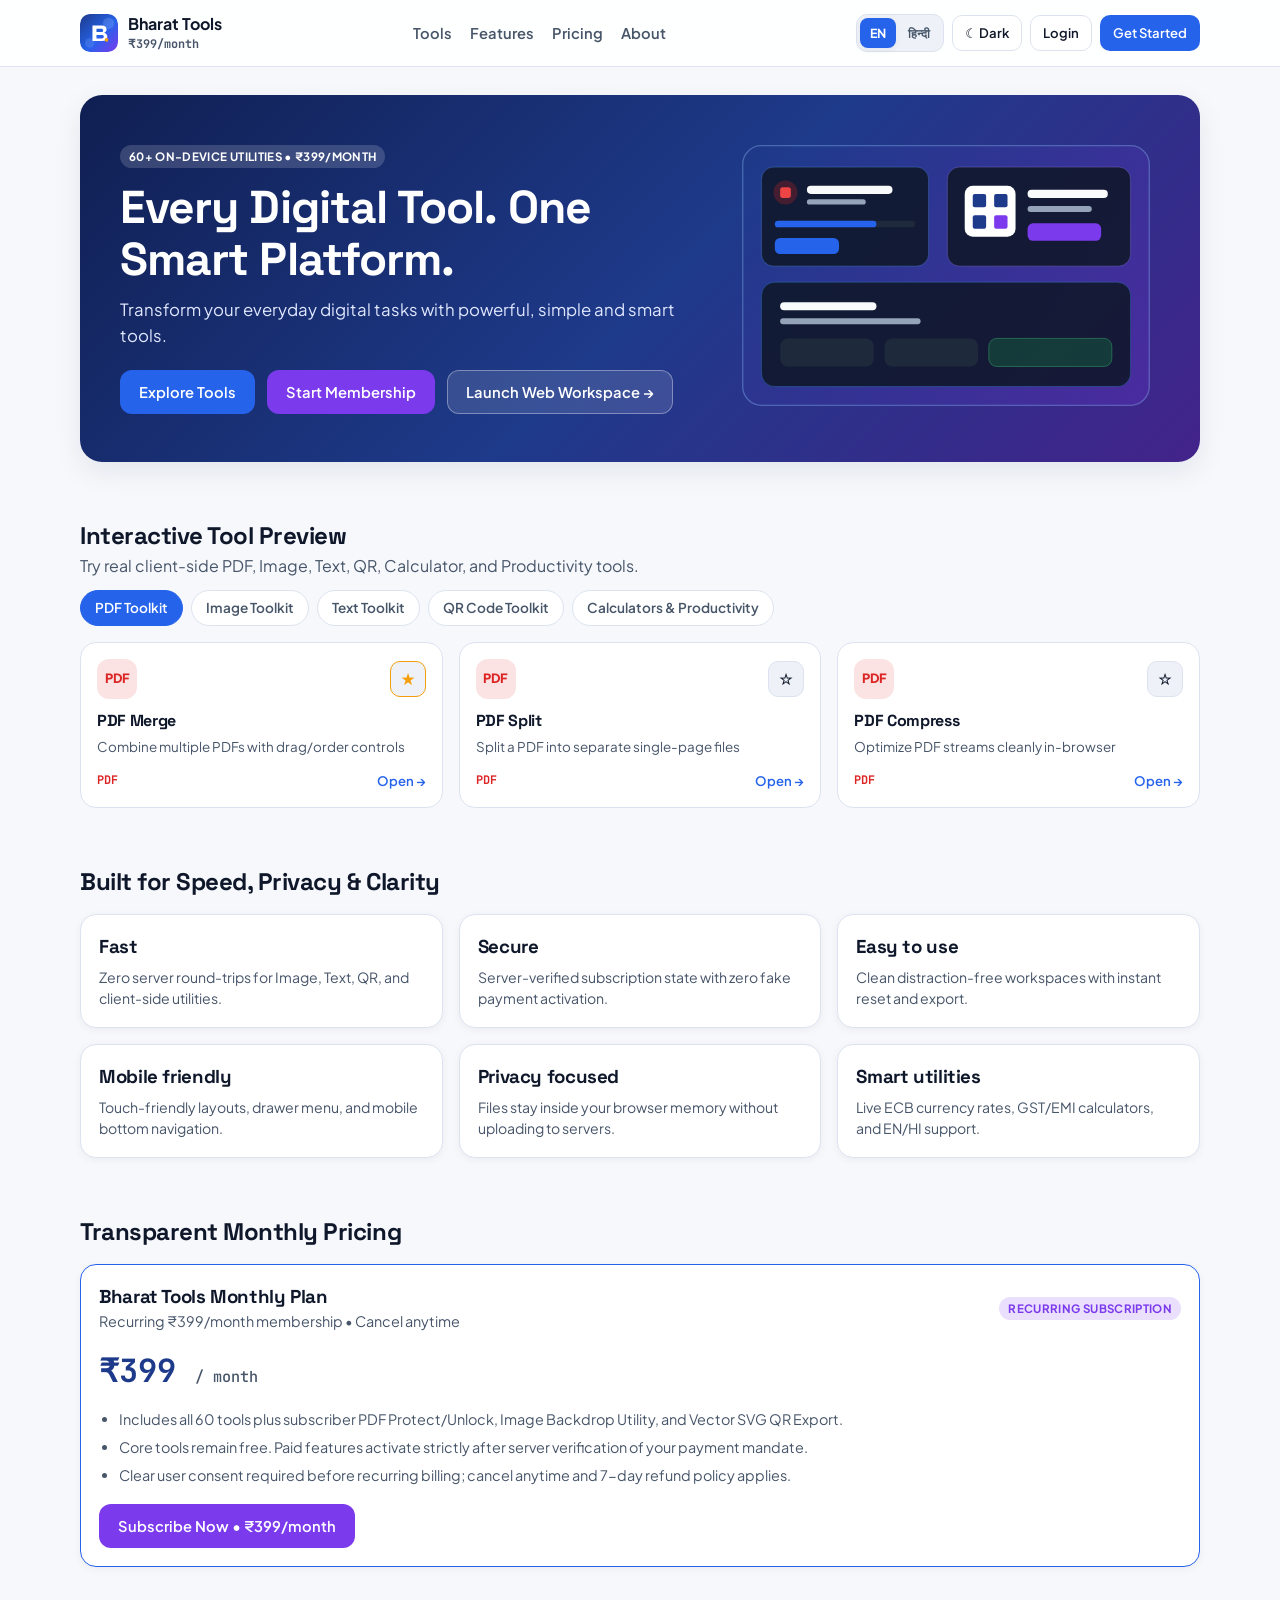
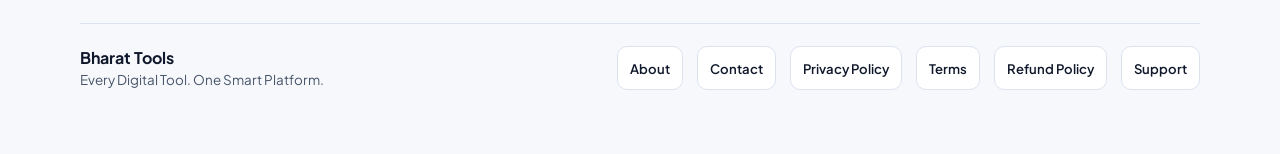
<file: bharat-tools-web/index.html>
<!DOCTYPE html>
<html lang="en">
<head>
  <meta charset="UTF-8" />
  <meta name="viewport" content="width=device-width, initial-scale=1.0" />
  <meta name="theme-color" content="#1E3A8A" />
  <meta name="description" content="Bharat Tools — Every Digital Tool. One Smart Platform. On-device PDF, Image, Text, QR, Calculators & Productivity PWA." />
  <title>Bharat Tools — Every Digital Tool. One Smart Platform.</title>
  <link rel="manifest" href="./manifest.webmanifest" />
  <link rel="icon" type="image/png" sizes="192x192" href="./icons/icon-192.png" />
  <link rel="apple-touch-icon" href="./icons/icon-192.png" />
  <link rel="preconnect" href="https://fonts.googleapis.com" />
  <link rel="preconnect" href="https://fonts.gstatic.com" crossorigin />
  <link href="https://fonts.googleapis.com/css2?family=JetBrains+Mono:wght@400;600&family=Plus+Jakarta+Sans:wght@400;500;600;700&family=Space+Grotesk:wght@600;700&display=swap" rel="stylesheet" />
  <link rel="stylesheet" href="./style.css" />
  <script defer src="./js/vendor/pdf-lib.min.js"></script>
</head>
<body>
  <div id="app-root"></div>
  <div id="toast-root" class="toast hidden" role="status" aria-live="polite"></div>
  <script type="module" src="./js/app.js"></script>
</body>
</html>
</file>
<file: bharat-tools-web/style.css>
:root {
  --primary: #1E3A8A;
  --primary-dark: #152963;
  --secondary: #2563EB;
  --accent: #7C3AED;
  --background: #F6F8FC;
  --surface: #FFFFFF;
  --surface-soft: #EEF2F8;
  --text-primary: #0F172A;
  --text-secondary: #475569;
  --border: #DCE3EF;
  --success: #16A34A;
  --warning: #D97706;
  --danger: #DC2626;
  --radius-sm: 10px;
  --radius-md: 16px;
  --radius-lg: 22px;
  --shadow-sm: 0 2px 8px rgba(15, 23, 42, 0.05);
  --shadow-md: 0 10px 28px rgba(15, 23, 42, 0.08);
  --font-display: 'Space Grotesk', system-ui, -apple-system, sans-serif;
  --font-body: 'Plus Jakarta Sans', system-ui, -apple-system, sans-serif;
  --font-mono: 'JetBrains Mono', ui-monospace, monospace;
}

[data-theme="dark"] {
  --primary: #60A5FA;
  --primary-dark: #1E3A8A;
  --secondary: #38BDF8;
  --accent: #A78BFA;
  --background: #0B0F17;
  --surface: #121824;
  --surface-soft: #1A2233;
  --text-primary: #F1F5F9;
  --text-secondary: #94A3B8;
  --border: #273247;
  --success: #4ADE80;
  --warning: #FBBF24;
  --danger: #F87171;
  --shadow-sm: 0 2px 10px rgba(0, 0, 0, 0.35);
  --shadow-md: 0 12px 32px rgba(0, 0, 0, 0.45);
}

*, *::before, *::after {
  box-sizing: border-box;
}

html, body {
  margin: 0;
  padding: 0;
  background: var(--background);
  color: var(--text-primary);
  font-family: var(--font-body);
  line-height: 1.5;
  -webkit-font-smoothing: antialiased;
}

h1, h2, h3, h4 {
  font-family: var(--font-display);
  margin: 0;
  letter-spacing: -0.02em;
}

p { margin: 0; }

a { color: var(--secondary); text-decoration: none; }

button, input, select, textarea {
  font-family: inherit;
  color: inherit;
}

:focus-visible {
  outline: 2px solid var(--secondary);
  outline-offset: 2px;
}

.mono { font-family: var(--font-mono); }
.muted { color: var(--text-secondary); }
.hidden { display: none !important; }

/* Reusable Buttons */
.btn {
  display: inline-flex;
  align-items: center;
  justify-content: center;
  gap: 8px;
  min-height: 44px;
  padding: 10px 18px;
  border-radius: 12px;
  border: 1px solid transparent;
  font-weight: 600;
  font-size: 0.92rem;
  cursor: pointer;
  transition: transform 140ms ease, background 160ms ease, border-color 160ms ease, box-shadow 160ms ease;
}
.btn:active { transform: scale(0.98); }
.btn:disabled { opacity: 0.55; cursor: not-allowed; }
.btn-primary { background: var(--secondary); color: #FFFFFF; }
.btn-primary:hover:not(:disabled) { background: var(--primary); box-shadow: var(--shadow-sm); }
.btn-accent { background: var(--accent); color: #FFFFFF; }
.btn-outline { background: var(--surface); border-color: var(--border); color: var(--text-primary); }
.btn-outline:hover:not(:disabled) { border-color: var(--secondary); }
.btn-danger { background: rgba(220, 38, 38, 0.12); color: var(--danger); border-color: rgba(220, 38, 38, 0.35); }
.btn-sm { min-height: 36px; padding: 6px 12px; font-size: 0.82rem; border-radius: 10px; }

/* Navbar Language Switcher */
.lang-switch {
  display: inline-flex;
  align-items: center;
  padding: 3px;
  border-radius: 11px;
  background: var(--surface-soft);
  border: 1px solid var(--border);
  gap: 2px;
}
.lang-switch-btn {
  border: none;
  background: transparent;
  color: var(--text-secondary);
  font-size: 0.78rem;
  font-weight: 700;
  padding: 5px 10px;
  min-height: 30px;
  border-radius: 8px;
  cursor: pointer;
  transition: background 150ms ease, color 150ms ease, box-shadow 150ms ease;
  white-space: nowrap;
}
.lang-switch-btn:hover { color: var(--text-primary); }
.lang-switch-btn.active {
  background: var(--secondary);
  color: #FFFFFF;
  box-shadow: var(--shadow-sm);
}

/* Cards & Badges */
.card {
  background: var(--surface);
  border: 1px solid var(--border);
  border-radius: var(--radius-md);
  box-shadow: var(--shadow-sm);
  padding: 18px;
  transition: transform 180ms ease, box-shadow 180ms ease, border-color 180ms ease;
}

.badge {
  display: inline-flex;
  align-items: center;
  gap: 4px;
  padding: 3px 9px;
  border-radius: 999px;
  font-size: 0.72rem;
  font-weight: 700;
  letter-spacing: 0.03em;
  text-transform: uppercase;
  background: var(--surface-soft);
  color: var(--text-secondary);
}
.badge-primary { background: rgba(37, 99, 235, 0.14); color: var(--secondary); }
.badge-accent { background: rgba(124, 58, 237, 0.16); color: var(--accent); }
.badge-success { background: rgba(22, 163, 74, 0.16); color: var(--success); }
.badge-warning { background: rgba(217, 119, 6, 0.16); color: var(--warning); }
.badge-danger { background: rgba(220, 38, 38, 0.16); color: var(--danger); }

/* Inputs */
.input, .select, .textarea {
  width: 100%;
  min-height: 44px;
  padding: 10px 14px;
  border-radius: 12px;
  border: 1px solid var(--border);
  background: var(--surface);
  color: var(--text-primary);
  font-size: 0.94rem;
}
.textarea { min-height: 110px; resize: vertical; }

/* Landing Page */
.landing-header {
  position: sticky;
  top: 0;
  z-index: 40;
  backdrop-filter: blur(12px);
  background: color-mix(in srgb, var(--surface) 88%, transparent);
  border-bottom: 1px solid var(--border);
}
.landing-header-inner {
  max-width: 1160px;
  margin: 0 auto;
  padding: 12px 20px;
  display: flex;
  align-items: center;
  justify-content: space-between;
  gap: 16px;
}
.brand-mark {
  display: flex;
  align-items: center;
  gap: 10px;
  font-weight: 700;
}
.brand-mark img { width: 38px; height: 38px; border-radius: 10px; }
.landing-nav { display: flex; align-items: center; gap: 18px; }
.landing-nav a { color: var(--text-secondary); font-weight: 600; font-size: 0.92rem; }
.landing-nav a:hover { color: var(--text-primary); }
.landing-container {
  max-width: 1160px;
  margin: 0 auto;
  padding: 28px 20px 64px;
  display: flex;
  flex-direction: column;
  gap: 56px;
}
.hero-box {
  border-radius: var(--radius-lg);
  padding: 40px;
  background: linear-gradient(135deg, #101F52 0%, #1E3A8A 52%, #43238A 100%);
  color: #FFFFFF;
  display: grid;
  grid-template-columns: 1.15fr 0.85fr;
  gap: 32px;
  align-items: center;
  box-shadow: var(--shadow-md);
}
.hero-box h1 { font-size: clamp(1.9rem, 3.6vw, 3rem); line-height: 1.12; }
.hero-sub { color: #E0E7FF; font-size: 1.05rem; margin-top: 12px; max-width: 560px; }
.hero-actions { display: flex; flex-wrap: wrap; gap: 12px; margin-top: 22px; }
.hero-visual img {
  width: 100%;
  height: auto;
  border-radius: 18px;
  animation: floatGentle 5s ease-in-out infinite;
}
@keyframes floatGentle {
  0%, 100% { transform: translateY(0px); }
  50% { transform: translateY(-6px); }
}

.grid-3 { display: grid; grid-template-columns: repeat(3, minmax(0, 1fr)); gap: 16px; }
.grid-2 { display: grid; grid-template-columns: repeat(2, minmax(0, 1fr)); gap: 16px; }

/* App Workspace Shell (Desktop Sidebar + Mobile Bottom Nav) */
.app-shell {
  display: flex;
  min-height: 100vh;
}
.sidebar {
  width: 260px;
  flex-shrink: 0;
  background: var(--surface);
  border-right: 1px solid var(--border);
  padding: 18px 14px;
  display: flex;
  flex-direction: column;
  gap: 6px;
  position: sticky;
  top: 0;
  height: 100vh;
  overflow-y: auto;
}
.sidebar-item {
  display: flex;
  align-items: center;
  gap: 10px;
  width: 100%;
  min-height: 42px;
  padding: 9px 12px;
  border-radius: 12px;
  border: none;
  background: transparent;
  color: var(--text-secondary);
  font-weight: 600;
  font-size: 0.9rem;
  cursor: pointer;
  text-align: left;
}
.sidebar-item:hover { background: var(--surface-soft); color: var(--text-primary); }
.sidebar-item.active {
  background: rgba(37, 99, 235, 0.12);
  color: var(--secondary);
}

.main-area {
  flex: 1;
  min-width: 0;
  display: flex;
  flex-direction: column;
}
.topbar {
  position: sticky;
  top: 0;
  z-index: 30;
  background: color-mix(in srgb, var(--surface) 92%, transparent);
  backdrop-filter: blur(10px);
  border-bottom: 1px solid var(--border);
  padding: 12px 20px;
  display: flex;
  align-items: center;
  justify-content: space-between;
  gap: 12px;
}
.workspace-body {
  padding: 20px;
  max-width: 1220px;
  width: 100%;
  margin: 0 auto;
  display: flex;
  flex-direction: column;
  gap: 20px;
}

.tools-grid {
  display: grid;
  grid-template-columns: repeat(auto-fill, minmax(250px, 1fr));
  gap: 14px;
}
.tool-card {
  background: var(--surface);
  border: 1px solid var(--border);
  border-radius: var(--radius-md);
  padding: 16px;
  display: flex;
  flex-direction: column;
  gap: 10px;
  cursor: pointer;
  transition: transform 160ms ease, box-shadow 160ms ease, border-color 160ms ease;
}
.tool-card:hover {
  transform: translateY(-2px);
  box-shadow: var(--shadow-md);
  border-color: var(--secondary);
}
.tool-card-top {
  display: flex;
  align-items: center;
  justify-content: space-between;
}
.tool-icon-box {
  width: 40px;
  height: 40px;
  border-radius: 12px;
  display: grid;
  place-items: center;
  font-weight: 800;
  font-size: 0.8rem;
}
.fav-btn {
  width: 36px;
  height: 36px;
  border-radius: 10px;
  border: 1px solid var(--border);
  background: var(--surface-soft);
  cursor: pointer;
  font-size: 1rem;
}
.fav-btn.active { color: #F59E0B; border-color: #F59E0B; }

.chips-row { display: flex; flex-wrap: wrap; gap: 8px; }
.chip {
  min-height: 36px;
  padding: 6px 14px;
  border-radius: 999px;
  border: 1px solid var(--border);
  background: var(--surface);
  color: var(--text-secondary);
  font-size: 0.85rem;
  font-weight: 600;
  cursor: pointer;
}
.chip.active {
  background: var(--secondary);
  color: #FFFFFF;
  border-color: var(--secondary);
}

.upload-zone {
  border: 2px dashed color-mix(in srgb, var(--secondary) 55%, transparent);
  background: var(--surface-soft);
  border-radius: var(--radius-md);
  padding: 26px 18px;
  text-align: center;
  cursor: pointer;
  display: flex;
  flex-direction: column;
  align-items: center;
  gap: 8px;
}
.upload-zone.dragover {
  border-color: var(--accent);
  background: rgba(124, 58, 237, 0.08);
}

/* Modal & Toast */
.modal-backdrop {
  position: fixed;
  inset: 0;
  z-index: 70;
  background: rgba(11, 15, 23, 0.62);
  display: grid;
  place-items: center;
  padding: 16px;
}
.modal-card {
  width: min(760px, 100%);
  max-height: 90vh;
  overflow-y: auto;
  background: var(--surface);
  border: 1px solid var(--border);
  border-radius: var(--radius-lg);
  padding: 22px;
  box-shadow: var(--shadow-md);
}
.toast {
  position: fixed;
  bottom: 84px;
  right: 20px;
  z-index: 90;
  background: #0F172A;
  color: #FFFFFF;
  padding: 12px 18px;
  border-radius: 12px;
  box-shadow: var(--shadow-md);
  font-size: 0.9rem;
  max-width: 340px;
}

.bottom-nav, .mobile-only { display: none; }

/* Responsive Breakpoints */
@media (max-width: 900px) {
  .hero-box { grid-template-columns: 1fr; padding: 26px; }
  .grid-3 { grid-template-columns: repeat(2, minmax(0, 1fr)); }
}

@media (max-width: 768px) {
  .landing-nav { display: none; }
  .landing-header-inner { padding: 10px 14px; gap: 10px; flex-wrap: wrap; }
  .topbar { padding: 10px 14px; gap: 8px; }
  .sidebar {
    position: fixed;
    left: 0;
    top: 0;
    bottom: 0;
    z-index: 60;
    transform: translateX(-100%);
    transition: transform 200ms ease;
  }
  .sidebar.open { transform: translateX(0); }
  .mobile-only { display: inline-flex; }
  .grid-3, .grid-2 { grid-template-columns: 1fr; }
  .workspace-body { padding: 14px 14px 92px; }
  .bottom-nav {
    display: flex;
    position: fixed;
    left: 0;
    right: 0;
    bottom: 0;
    z-index: 45;
    background: var(--surface);
    border-top: 1px solid var(--border);
    padding: 6px 8px env(safe-area-inset-bottom, 6px);
    justify-content: space-around;
  }
  .bottom-nav button {
    border: none;
    background: transparent;
    color: var(--text-secondary);
    display: flex;
    flex-direction: column;
    align-items: center;
    gap: 2px;
    font-size: 0.72rem;
    font-weight: 600;
    padding: 6px 10px;
    min-width: 60px;
    cursor: pointer;
  }
  .bottom-nav button.active { color: var(--secondary); }
}

@media (max-width: 480px) {
  .lang-switch-btn { padding: 4px 8px; font-size: 0.74rem; }
}

@media (prefers-reduced-motion: reduce) {
  *, *::before, *::after {
    animation-duration: 0.01ms !important;
    animation-iteration-count: 1 !important;
    transition-duration: 0.01ms !important;
  }
}
</file>
